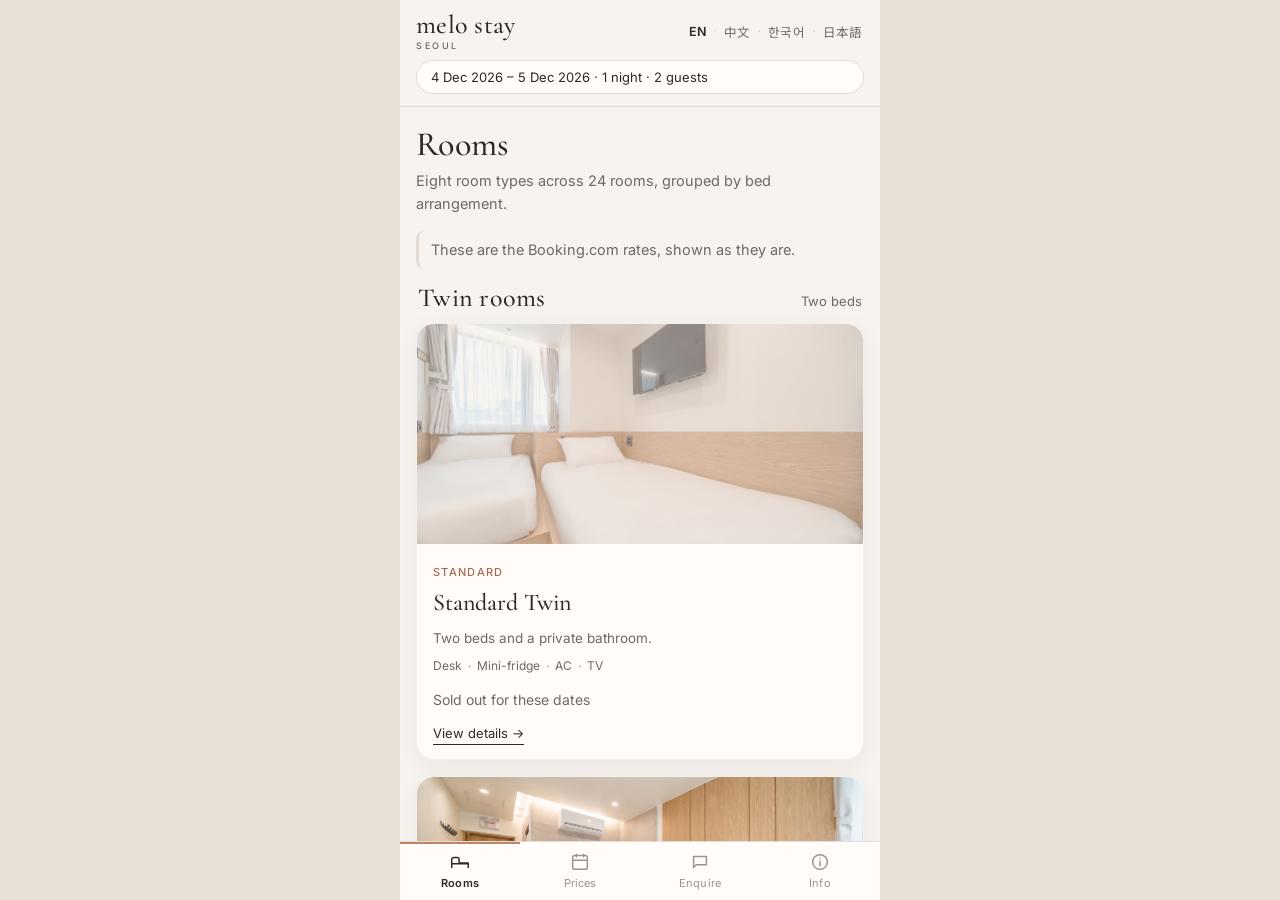
<file: app/index.html>
<!DOCTYPE html>
<html lang="en">
<head>
<meta charset="UTF-8">
<meta name="viewport" content="width=device-width, initial-scale=1, viewport-fit=cover">
<meta name="theme-color" content="#F7F3EE">
<meta name="description" content="A quiet stay in Jongno-gu, Seoul. Rooms, prices and enquiries for melo stay.">
<meta name="apple-mobile-web-app-capable" content="yes">
<meta name="mobile-web-app-capable" content="yes">
<meta name="apple-mobile-web-app-status-bar-style" content="default">
<meta name="apple-mobile-web-app-title" content="melo stay">
<title>melo stay</title>
<link rel="canonical" href="https://melostay.com/app/">
<link rel="manifest" href="/app/manifest.json">
<link rel="icon" href="/app/icons/icon-192.png" type="image/png">
<link rel="apple-touch-icon" href="/app/icons/apple-touch-icon.png">
<link rel="preconnect" href="https://fonts.googleapis.com">
<link rel="preconnect" href="https://fonts.gstatic.com" crossorigin>
<link href="https://fonts.googleapis.com/css2?family=Cormorant+Garamond:ital,wght@0,400;0,500;0,600;1,400;1,500&family=Noto+Serif+KR:wght@400;500;600&family=Noto+Serif+SC:wght@400;500;600&family=Inter:wght@400;500;600&family=Noto+Sans+KR:wght@300;400;500;600&family=Noto+Sans+SC:wght@300;400;500;600&family=Noto+Serif+JP:wght@400;500;600&family=Noto+Sans+JP:wght@300;400;500;600&display=swap" rel="stylesheet">
<style>
  :root{
    --bg:#F7F3EE;
    --bg-warm:#EFE8E0;
    --paper:#FFFCFA;
    --ink:#2C2926;
    --ink-soft:#6E6963;
    --ink-faint:#9A948C;
    --line:#E4DCD3;
    --accent:#C0846A;
    --accent-dark:#A86B52;
    --accent-soft:#F3E6DF;
    --shadow:0 16px 48px rgba(44,41,38,0.10);
    --shadow-soft:0 6px 24px rgba(44,41,38,0.06);
    --serif:'Cormorant Garamond','Noto Serif SC','Noto Serif KR','Noto Serif JP',Georgia,serif;
    --sans:'Inter','Noto Sans SC','Noto Sans KR','Noto Sans JP',sans-serif;
    --ease:cubic-bezier(0.22,1,0.36,1);
  }
  *{box-sizing:border-box;}
  html,body{margin:0;height:100%;}
  html{-webkit-text-size-adjust:100%;}
  body{
    font-family:var(--sans);
    background:#E8E1D8;
    color:var(--ink);
    line-height:1.55;
    -webkit-font-smoothing:antialiased;
  }
  button,input,select,textarea{font-family:inherit;color:inherit;}
  a{color:inherit;text-decoration:none;}
  img{max-width:100%;display:block;}
  h1,h2,h3,.wordmark{font-family:var(--serif);font-weight:500;letter-spacing:0.01em;line-height:1.15;}
  :focus{outline:none;}
  :focus-visible{outline:2px solid var(--accent-dark);outline-offset:2px;}
  button{cursor:pointer;-webkit-tap-highlight-color:transparent;}

  .app{
    max-width:480px;
    margin:0 auto;
    height:100%;
    height:100dvh;
    display:flex;
    flex-direction:column;
    background:var(--bg);
    position:relative;
  }
  header{
    flex:none;
    padding:calc(12px + env(safe-area-inset-top)) 16px 12px;
    background:rgba(247,243,238,0.94);
    backdrop-filter:blur(14px);
    -webkit-backdrop-filter:blur(14px);
    border-bottom:1px solid var(--line);
    z-index:5;
  }
  .toprow{display:flex;align-items:center;justify-content:space-between;gap:8px;flex-wrap:wrap;}
  .wordmark{font-size:26px;line-height:1;color:var(--ink);}
  .wordmark span{
    display:block;font-family:var(--sans);font-size:9px;font-weight:500;
    letter-spacing:0.28em;color:var(--ink-soft);margin-top:3px;
  }
  .lang-switch{display:inline-flex;align-items:center;flex-wrap:wrap;justify-content:flex-end;margin-left:auto;}
  .lang-switch button{
    background:none;border:none;color:var(--ink-soft);
    font-size:12.5px;padding:6px 2px;letter-spacing:0.01em;
  }
  .lang-switch button[aria-pressed="true"]{color:var(--ink);font-weight:600;}
  .lang-switch .dot{margin:0 5px;color:var(--line);user-select:none;}
  .stay-chip{
    display:block;width:100%;margin-top:10px;text-align:left;
    background:var(--paper);border:1px solid var(--line);border-radius:999px;
    padding:8px 14px;font-size:13px;color:var(--ink);
    overflow:hidden;text-overflow:ellipsis;white-space:nowrap;
  }
  .stay-chip:active{background:var(--bg-warm);}

  main{flex:1;overflow-y:auto;overflow-x:hidden;-webkit-overflow-scrolling:touch;overscroll-behavior-y:contain;}
  .panel{padding:18px 16px 28px;animation:rise .32s var(--ease);}
  .panel[hidden]{display:none !important;}
  @keyframes rise{from{opacity:0;transform:translateY(8px);}to{opacity:1;transform:none;}}
  @media (prefers-reduced-motion:reduce){
    .panel{animation:none;}
  }
  .lead h2{font-size:34px;margin:0 0 6px;}
  .lead p{margin:0 0 16px;color:var(--ink-soft);font-size:14.5px;}
  .offline-note,.later-note,.date-note,.source-line{
    margin:12px 16px;font-size:13px;line-height:1.5;color:var(--ink);
    background:var(--accent-soft);border-left:3px solid var(--accent-dark);
    padding:8px 12px;border-radius:8px;
  }
  .source-line{background:transparent;border-left-color:var(--line);color:var(--ink-soft);}
  .panel .source-line,.date-card .later-note,.date-card .source-line{margin:0;}
  .price-ota{
    text-decoration:line-through;text-decoration-thickness:1px;text-decoration-color:var(--ink-soft);
    color:var(--ink-soft);font-size:0.88em;font-weight:400;margin-right:0.35em;
  }

  .group{margin-top:8px;}
  .group-head{display:flex;justify-content:space-between;align-items:baseline;gap:12px;margin:14px 2px 10px;}
  .group-head h3{margin:0;font-size:26px;}
  .group-head span{font-size:13px;color:var(--ink-soft);}
  .room-card{
    background:var(--paper);
    border:1px solid rgba(44,41,38,0.06);
    border-radius:18px;
    overflow:hidden;
    box-shadow:var(--shadow-soft);
    margin-bottom:16px;
  }
  .room-photo{background:var(--bg-warm);}
  .room-photo img,.gallery img{width:100%;height:220px;object-fit:cover;background:var(--bg-warm);}
  .room-card.is-sold .room-photo img{opacity:0.55;}
  .room-body{padding:14px 16px 4px;}
  .room-foot{padding:0 16px 14px;}
  .tier{
    display:inline-block;font-size:11px;letter-spacing:0.12em;text-transform:uppercase;
    color:var(--accent-dark);font-weight:500;
  }
  .room-body h4,.price-row h4{font-family:var(--serif);font-size:24px;font-weight:500;margin:2px 0 6px;}
  .room-desc{margin:0 0 8px;font-size:13.5px;color:var(--ink-soft);}
  .facts{display:flex;flex-wrap:wrap;gap:4px 0;font-size:12px;color:var(--ink-soft);}
  .facts span:not(:last-child)::after{content:"·";margin:0 6px;color:var(--accent);}
  .price{margin-top:10px;}
  .price-line{margin:0;font-size:17px;font-weight:500;letter-spacing:0.01em;font-variant-numeric:tabular-nums;line-height:1.35;}
  .price-total,.price-note{margin:2px 0 0;font-size:13px;color:var(--ink-soft);font-weight:400;}
  .sold-label{margin:0;font-size:14px;color:var(--ink-soft);}
  .few-left{
    display:inline-block;margin-top:6px;font-size:12px;color:var(--ink);
    background:var(--bg-warm);border:1px solid var(--line);border-radius:999px;padding:2px 8px;
  }
  .text-link{
    background:none;border:none;padding:0;margin-top:4px;
    color:var(--ink);border-bottom:1px solid currentColor;font-size:14px;
  }
  .room-actions{display:flex;align-items:center;justify-content:space-between;gap:10px;margin-top:12px;}
  .view-more{font-size:13px;border-bottom:1px solid var(--ink);padding-bottom:1px;}
  .room-cta,.btn-ink,.btn-map{
    display:inline-flex;align-items:center;justify-content:center;
    background:var(--ink);color:var(--bg);border:none;
    font-size:13.5px;font-weight:500;letter-spacing:0.02em;
    padding:10px 14px;border-radius:999px;min-height:44px;
  }
  .room-cta[hidden]{display:none;}
  .btn-ink,.btn-map{width:100%;font-size:15px;margin-top:8px;}
  .btn-map{margin:8px 0 16px;}

  .date-card{
    background:var(--paper);
    border:1px solid rgba(44,41,38,0.06);
    border-radius:18px;
    box-shadow:var(--shadow-soft);
    padding:14px;
    display:grid;
    grid-template-columns:1fr 1fr;
    gap:10px 12px;
    margin-bottom:8px;
  }
  .date-field{display:flex;flex-direction:column;gap:6px;min-width:0;}
  .date-field.guests-field,.date-card .date-note,.date-card .later-note,.date-card .source-line,.date-meta{grid-column:1 / -1;}
  .date-field span, .enquiry-form label > span{
    font-size:11px;letter-spacing:0.1em;text-transform:uppercase;color:var(--ink-soft);font-weight:500;
  }
  .date-field input,.date-field select,.enquiry-form input,.enquiry-form select,.enquiry-form textarea{
    font-size:16px;background:var(--bg);border:1px solid var(--line);border-radius:10px;
    padding:10px 12px;min-height:46px;width:100%;color-scheme:light;
  }
  .date-field input:focus,.date-field select:focus,.enquiry-form input:focus,.enquiry-form select:focus,.enquiry-form textarea:focus{
    outline:none;border-color:var(--accent-dark);
  }
  .date-meta{display:flex;align-items:center;justify-content:space-between;gap:10px;min-height:24px;}
  .date-nights{font-size:13px;color:var(--ink-soft);}
  .date-clear{background:none;border:none;padding:0;font-size:13px;color:var(--ink);border-bottom:1px solid transparent;}
  .date-clear:hover,.date-clear:focus-visible{border-bottom-color:var(--ink);}
  .date-card .date-note,.date-card .later-note,.date-card .source-line{margin:0;}
  .price-row{padding:14px 0;border-bottom:1px solid var(--line);}
  .price-hit{display:flex;gap:12px;color:inherit;align-items:flex-start;}
  .price-hit img{width:84px;height:84px;object-fit:cover;border-radius:12px;flex:none;background:var(--bg-warm);}
  .price-row.is-sold .price-hit img{opacity:0.55;}
  .price-copy{min-width:0;}
  .price-row h4{font-size:22px;margin:0;}
  .price-row .room-desc{margin:2px 0 0;}
  .price-row .price{margin:8px 0 0 96px;}

  .enquiry-form{display:flex;flex-direction:column;gap:14px;}
  .enquiry-form label{display:flex;flex-direction:column;gap:7px;}
  .enquiry-form textarea{min-height:140px;resize:vertical;}
  .enquiry-status{font-size:14px;min-height:20px;margin:0;}
  .enquiry-status.success,.enquiry-status.error{
    color:var(--ink);background:var(--paper);border:1px solid var(--line);
    border-left:3px solid var(--ink);border-radius:10px;padding:10px 12px;
  }
  .enquiry-status.success{border-left-color:var(--accent-dark);}
  .enquiry-status.success::before{content:"✓ ";font-weight:600;}
  .enquiry-status.error::before{content:"! ";font-weight:600;}
  .contact-line{display:flex;flex-direction:column;gap:4px;margin:8px 0 16px;}
  .contact-line a{font-size:16px;border-bottom:1px solid var(--ink);width:fit-content;padding:4px 0;}
  .ota-label{margin:22px 0 8px;font-size:11px;letter-spacing:0.14em;text-transform:uppercase;color:var(--ink-soft);font-weight:500;}
  .ota-links{display:flex;flex-wrap:wrap;gap:8px;}
  .ota-link{
    display:inline-flex;align-items:center;min-height:40px;padding:8px 14px;border-radius:999px;
    border:1px solid var(--line);background:var(--paper);font-size:14px;
  }

  .addr{font-size:16px;margin:0 0 4px;}
  .time-grid{display:grid;grid-template-columns:1fr 1fr;gap:10px;margin:8px 0 16px;}
  .time-card{
    background:var(--paper);border:1px solid rgba(44,41,38,0.06);border-radius:16px;padding:14px;
  }
  .time-card h3{margin:0;font-family:var(--sans);font-size:11px;letter-spacing:0.12em;text-transform:uppercase;color:var(--ink-soft);font-weight:500;}
  .know-time{font-family:var(--serif);font-size:36px;margin:8px 0 4px;line-height:1;}
  .time-card p{margin:0;font-size:13px;color:var(--ink-soft);}
  .info-list{list-style:none;margin:0 0 16px;padding:0;}
  .info-list li{display:flex;justify-content:space-between;gap:12px;padding:12px 0;border-bottom:1px solid var(--line);font-size:15px;}
  .info-list li span:first-child{color:var(--ink-soft);}
  .info-note{margin:0 0 10px;font-size:14.5px;color:var(--ink-soft);}
  .exterior{border-radius:16px;margin:8px 0 16px;width:100%;height:200px;object-fit:cover;background:var(--bg-warm);}
  .full-site{display:inline-block;margin-top:4px;border-bottom:1px solid var(--ink);font-size:15px;padding-bottom:1px;}

  .back{
    background:none;border:none;color:var(--ink);font-size:15px;
    padding:14px 16px 0;min-height:44px;
  }
  #panel-room{padding:0 0 28px;}
  .gallery-wrap{position:relative;background:var(--bg-warm);}
  .gal-btn{
    position:absolute;top:50%;transform:translateY(-50%);
    width:36px;height:36px;border-radius:50%;border:none;
    background:rgba(255,252,250,0.92);color:var(--ink);font-size:22px;line-height:1;
  }
  .gal-btn.prev{left:10px;}
  .gal-btn.next{right:10px;}
  .gallery{
    display:flex;overflow-x:auto;scroll-snap-type:x mandatory;scrollbar-width:none;
    background:var(--bg-warm);
  }
  .gallery::-webkit-scrollbar{display:none;}
  .gallery img{flex:0 0 100%;scroll-snap-align:center;height:260px;}
  .gallery-count{margin:8px 16px 0;font-size:12px;color:var(--ink-soft);font-variant-numeric:tabular-nums;}
  .detail-body{padding:8px 16px 0;}
  .detail-body h2{font-size:34px;margin:4px 0;}
  .detail-body .sub{margin:0 0 12px;color:var(--ink-soft);}
  .detail-body p{margin:0 0 10px;font-size:15px;}
  .facts-list{list-style:none;margin:8px 0 16px;padding:0;}
  .facts-list li{display:flex;justify-content:space-between;gap:16px;padding:10px 0;border-bottom:1px solid var(--line);font-size:14.5px;}
  .facts-list li span:first-child{color:var(--ink-soft);}
  .facts-title{margin:16px 0 0;font-family:var(--sans);font-size:11px;letter-spacing:0.12em;text-transform:uppercase;color:var(--ink-soft);font-weight:500;}

  .tabbar{
    flex:none;
    display:grid;
    grid-template-columns:repeat(4,1fr);
    background:rgba(255,252,250,0.96);
    border-top:1px solid var(--line);
    padding-bottom:env(safe-area-inset-bottom);
    backdrop-filter:blur(14px);
    -webkit-backdrop-filter:blur(14px);
  }
  .tabbar button{
    appearance:none;background:none;border:none;color:var(--ink-faint);
    font-size:11px;letter-spacing:0.01em;
    display:flex;flex-direction:column;align-items:center;justify-content:center;gap:3px;
    min-height:58px;padding:8px 2px 10px;
    box-shadow:inset 0 2px 0 transparent;
  }
  .tabbar button[aria-current="page"]{color:var(--ink);font-weight:600;box-shadow:inset 0 2px 0 var(--accent);}
  .tabbar svg{width:22px;height:22px;}
  .noscript{padding:24px 16px;font-size:15px;}
  .h-captcha{min-height:0;}
</style>
</head>
<body>
<div class="app">
  <header>
    <div class="toprow">
      <a class="wordmark" href="#rooms">melo stay<span>SEOUL</span></a>
      <div class="lang-switch" role="group" aria-label="Language">
        <button type="button" data-lang="en" aria-pressed="true">EN</button>
        <span class="dot" aria-hidden="true">·</span>
        <button type="button" data-lang="zh">中文</button>
        <span class="dot" aria-hidden="true">·</span>
        <button type="button" data-lang="ko">한국어</button>
        <span class="dot" aria-hidden="true">·</span>
        <button type="button" data-lang="ja">日本語</button>
      </div>
    </div>
    <button type="button" class="stay-chip" id="stayChip" data-go="prices"></button>
  </header>

  <main id="main">
    <p class="offline-note" id="offlineNote" hidden data-i18n="offline_note">You are offline. Saved pages still open; prices refresh when you are back online.</p>

    <section class="panel" id="panel-rooms" aria-labelledby="roomsHeading">
      <div class="lead">
        <h2 id="roomsHeading" data-i18n="rooms_h2">Rooms</h2>
        <p data-i18n="rooms_p">Eight room types across 24 rooms, grouped by bed arrangement.</p>
        <p class="source-line" id="roomsSource" hidden></p>
      </div>
      <div id="roomList"></div>
    </section>

    <section class="panel" id="panel-prices" hidden aria-labelledby="pricesHeading">
      <div class="lead">
        <h2 id="pricesHeading" data-i18n="tab_prices">Prices</h2>
        <p data-i18n="date_note">Prices are shown for the next two weeks and update twice a day. Availability may change, so please enquire to confirm your dates.</p>
      </div>
      <form id="dateBar" autocomplete="off">
        <div class="date-card">
          <label class="date-field">
            <span data-i18n="dates_checkin">Check-in</span>
            <input type="date" id="checkinInput" name="checkin">
          </label>
          <label class="date-field">
            <span data-i18n="dates_checkout">Check-out</span>
            <input type="date" id="checkoutInput" name="checkout">
          </label>
          <label class="date-field guests-field">
            <span data-i18n="dates_guests">Guests</span>
            <select id="guestsInput" name="guests">
              <option value="1">1</option>
              <option value="2" selected>2</option>
              <option value="3">3</option>
              <option value="4">4</option>
            </select>
          </label>
          <div class="date-meta">
            <span class="date-nights" id="dateNights"></span>
            <button type="button" class="date-clear" id="dateClear" hidden data-i18n="dates_clear">Clear dates</button>
          </div>
          <p class="source-line" id="priceSource" hidden></p>
          <p class="later-note" id="laterNote" hidden></p>
        </div>
      </form>
      <div id="priceList"></div>
    </section>

    <section class="panel" id="panel-enquire" hidden aria-labelledby="enquireHeading">
      <div class="lead">
        <h2 id="enquireHeading" data-i18n="book_h2">Book direct</h2>
        <p data-i18n="book_p">Write or call and we will help you choose a room. There are no booking fees.</p>
      </div>
      <div class="contact-line">
        <a href="mailto:melostayseoul@gmail.com">melostayseoul@gmail.com</a>
        <a href="tel:+821040938977">+82-10-4093-8977</a>
      </div>
      <h3 data-i18n="enquiry_h2" style="font-family:var(--serif);font-size:28px;font-weight:500;margin:0 0 6px;">Send an enquiry</h3>
      <p class="info-note" data-i18n="enquiry_p">Please include your dates, room type and number of guests. We usually reply by email within a day.</p>
      <form class="enquiry-form" id="enquiryForm" action="https://api.web3forms.com/submit" method="POST">
        <label>
          <span data-i18n="select_room">Room</span>
          <select id="enquireRoom"></select>
        </label>
        <label>
          <span data-i18n="enquiry_name">Name</span>
          <input type="text" name="name" autocomplete="name" required>
        </label>
        <label>
          <span data-i18n="enquiry_email">Email</span>
          <input type="email" name="email" autocomplete="email" required>
        </label>
        <label>
          <span data-i18n="enquiry_message">Message</span>
          <textarea name="message" rows="5" required></textarea>
        </label>
        <input type="hidden" name="access_key" value="472101d0-52b1-4194-8914-5f1c5a3aef70">
        <input type="hidden" name="subject" value="New enquiry from melo stay app">
        <input type="hidden" name="check_in" id="fieldCheckin" value="">
        <input type="hidden" name="check_out" id="fieldCheckout" value="">
        <input type="hidden" name="guests" id="fieldGuests" value="">
        <input type="hidden" name="room" id="fieldRoom" value="">
        <input type="checkbox" name="botcheck" style="display:none" tabindex="-1" autocomplete="off">
        <div class="h-captcha" data-captcha="true"></div>
        <button type="submit" class="btn-ink" id="enquirySubmit"><span data-i18n="enquiry_send">Send enquiry</span></button>
        <p class="enquiry-status" id="enquiryStatus" role="status"></p>
      </form>
      <h4 class="ota-label" data-i18n="ota_label">Also available on</h4>
      <div class="ota-links">
        <a class="ota-link" href="https://www.booking.com/Share-TuDoV9h" target="_blank" rel="noopener">Booking.com</a>
        <a class="ota-link" href="https://www.trip.com/w/1slD11jXSW2" target="_blank" rel="noopener">Trip.com</a>
        <a class="ota-link" href="https://www.agoda.com/melo-stay-seoul-h96011950/hotel/seoul-kr.html" target="_blank" rel="noopener">Agoda</a>
      </div>
    </section>

    <section class="panel" id="panel-info" hidden aria-labelledby="infoHeading">
      <div class="lead">
        <h2 id="infoHeading" data-i18n="find_h2">Location</h2>
        <p data-i18n="find_p">In Jongno-gu, a short walk from Dongdaemun and Dongmyo stations.</p>
      </div>
      <p class="addr" data-i18n="footer_address">325 Jong-ro, 5th–6th Fl, Changsin Glass Tower, Jongno-gu, Seoul</p>
      <a class="btn-map" id="mapLink" href="https://www.google.com/maps/search/?api=1&amp;query=Melo+Stay+325+Jong-ro+Jongno-gu+Seoul" target="_blank" rel="noopener" data-i18n="open_map">Open in Maps</a>
      <div class="time-grid">
        <div class="time-card">
          <h3 data-i18n="loc_checkin_l">Check-in</h3>
          <div class="know-time">15:00</div>
          <p data-i18n="footer_checkin">Check-in 15:00–22:00</p>
        </div>
        <div class="time-card">
          <h3 data-i18n="loc_checkout_l">Check-out</h3>
          <div class="know-time">11:00</div>
          <p data-i18n="footer_checkout">Check-out before 11:00</p>
        </div>
      </div>
      <div class="contact-line">
        <a href="mailto:melostayseoul@gmail.com">melostayseoul@gmail.com</a>
        <a href="tel:+821040938977">+82-10-4093-8977</a>
      </div>
      <ul class="info-list">
        <li><span data-i18n="loc_ddm_l">Dongdaemun Station</span><span data-i18n="loc_ddm_v">~5 min walk</span></li>
        <li><span data-i18n="loc_dm_l">Dongmyo Station</span><span data-i18n="loc_dm_v">~3 min walk</span></li>
      </ul>
      <p class="info-note" data-i18n="amenity_5_p">Luggage can be left before check-in or after check-out.</p>
      <p class="info-note" data-i18n="amenity_4_p">Rooms are entered with a digital keycard, at any hour.</p>
      <h3 style="font-family:var(--serif);font-size:26px;margin:18px 0 6px;" data-i18n="rules_h">House rules</h3>
      <p class="info-note" data-i18n="rules_p">Please ask us about house rules when you enquire.</p>
      <img class="exterior" id="exteriorImg" src="/images/general/exterior.jpg" alt="Changsin Glass Tower, the building that houses melo stay, on Jong-ro">
      <a class="full-site" href="/" data-i18n="full_site">Full website</a>
    </section>

    <section class="panel" id="panel-room" hidden>
      <button type="button" class="back" id="roomBack"><span aria-hidden="true">← </span><span data-i18n="back">Back</span></button>
      <div id="roomDetail"></div>
    </section>
  </main>

  <nav class="tabbar" aria-label="Sections">
    <button type="button" data-tab="rooms">
      <svg viewBox="0 0 24 24" aria-hidden="true"><path fill="none" stroke="currentColor" stroke-width="1.6" stroke-linecap="round" stroke-linejoin="round" d="M3 18V9.5A2.5 2.5 0 0 1 5.5 7H9a2 2 0 0 1 2 2v4h10v5"/><path fill="none" stroke="currentColor" stroke-width="1.6" stroke-linecap="round" d="M3 14h18"/></svg>
      <span data-i18n="tab_rooms">Rooms</span>
    </button>
    <button type="button" data-tab="prices">
      <svg viewBox="0 0 24 24" aria-hidden="true"><rect x="4" y="5" width="16" height="15" rx="2" fill="none" stroke="currentColor" stroke-width="1.6"/><path fill="none" stroke="currentColor" stroke-width="1.6" stroke-linecap="round" d="M8 3.5v3M16 3.5v3M4 10h16"/></svg>
      <span data-i18n="tab_prices">Prices</span>
    </button>
    <button type="button" data-tab="enquire">
      <svg viewBox="0 0 24 24" aria-hidden="true"><path fill="none" stroke="currentColor" stroke-width="1.6" stroke-linejoin="round" d="M5 6h14v9H8l-3 3V6z"/></svg>
      <span data-i18n="tab_enquire">Enquire</span>
    </button>
    <button type="button" data-tab="info">
      <svg viewBox="0 0 24 24" aria-hidden="true"><circle cx="12" cy="12" r="8" fill="none" stroke="currentColor" stroke-width="1.6"/><path fill="none" stroke="currentColor" stroke-width="1.6" stroke-linecap="round" d="M12 11v5M12 8h.01"/></svg>
      <span data-i18n="tab_info">Info</span>
    </button>
  </nav>
</div>
<noscript>
  <p class="noscript">melo stay needs JavaScript for the guest app. <a href="/">Continue on the website</a>, email melostayseoul@gmail.com, or call +82-10-4093-8977.</p>
</noscript>
<script src="/app/copy.js"></script>
<script>
(function () {
  const I18N = window.MELO_COPY.i18n;
  const ROOMS = window.MELO_COPY.rooms;
  const APP_I18N = {
    en: {
      tab_rooms:'Rooms', tab_prices:'Prices', tab_enquire:'Enquire', tab_info:'Info',
      back:'Back', open_map:'Open in Maps', full_site:'Full website',
      select_room:'Room', room_any:'No room chosen yet',
      prices_later:'These dates sit outside the two weeks we publish prices for. Send an enquiry and we will confirm the rate.',
      enquiry_placeholder:'Dates, room type and number of guests.',
      offline_note:'You are offline. Saved pages still open; prices refresh when you are back online.',
      guest_one:'1 guest', guest_many:'{n} guests',
      price_total_one:'{ota}{price} total',
      price_source:'These are the Booking.com rates, shown as they are.',
      prev_photo:'Previous photo', next_photo:'Next photo',
      nav_sections:'Sections',
      exterior_alt:'Changsin Glass Tower, the building that houses melo stay, on Jong-ro'
    },
    zh: {
      tab_rooms:'客房', tab_prices:'房价', tab_enquire:'咨询', tab_info:'须知',
      back:'返回', open_map:'在地图中打开', full_site:'完整网页',
      select_room:'房型', room_any:'尚未选择房型',
      prices_later:'所选日期不在目前公布房价的两周之内。请发送咨询，我们会为您确认价格。',
      enquiry_placeholder:'入住日期、房型与人数。',
      offline_note:'当前处于离线状态。已打开的页面仍可查看，房价会在恢复联网后更新。',
      guest_one:'1位', guest_many:'{n}位',
      price_total_one:'合计 {ota}{price}',
      price_source:'这里显示的是 Booking.com 上的房价，金额不做改动。',
      prev_photo:'上一张', next_photo:'下一张',
      nav_sections:'页面',
      exterior_alt:'钟路上的昌信玻璃塔，melo stay 所在的大楼'
    },
    ko: {
      tab_rooms:'객실', tab_prices:'요금', tab_enquire:'문의', tab_info:'안내',
      back:'뒤로', open_map:'지도에서 열기', full_site:'전체 웹사이트',
      select_room:'객실', room_any:'객실을 아직 고르지 않았습니다',
      prices_later:'선택하신 날짜는 요금을 올려 둔 2주 범위 밖입니다. 문의를 보내 주시면 요금을 확인해 드리겠습니다.',
      enquiry_placeholder:'투숙 날짜, 객실 타입, 인원.',
      offline_note:'오프라인 상태입니다. 열어 둔 화면은 그대로 볼 수 있고, 요금은 다시 연결되면 갱신됩니다.',
      guest_one:'1명', guest_many:'{n}명',
      price_total_one:'합계 {ota}{price}',
      price_source:'Booking.com에 나온 요금을 그대로 보여 드립니다.',
      prev_photo:'이전 사진', next_photo:'다음 사진',
      nav_sections:'메뉴',
      exterior_alt:'종로에 있는 창신글라스타워, melo stay가 있는 건물'
    },
    ja: {
      tab_rooms:'客室', tab_prices:'料金', tab_enquire:'問合せ', tab_info:'案内',
      back:'戻る', open_map:'地図で開く', full_site:'ウェブサイト',
      select_room:'客室', room_any:'客室はまだ選ばれていません',
      prices_later:'ご選択の日程は、料金を掲載している2週間の範囲外です。お問い合わせいただければ、料金を確認いたします。',
      enquiry_placeholder:'日程、客室タイプ、人数。',
      offline_note:'オフラインです。開いている画面はそのままご覧いただけます。料金はオンラインに戻ると更新されます。',
      guest_one:'1名', guest_many:'{n}名',
      price_total_one:'合計 {ota}{price}',
      price_source:'Booking.comの料金を、そのまま表示しています。',
      prev_photo:'前の写真', next_photo:'次の写真',
      nav_sections:'メニュー',
      exterior_alt:'鍾路沿いの昌信ガラスタワー。melo stayが入っている建物です'
    }
  };
  Object.keys(APP_I18N).forEach((lang) => {
    if (I18N[lang]) Object.assign(I18N[lang], APP_I18N[lang]);
  });

  const ROOM_ORDER = [
    { title:'group_twin_h', sub:'group_twin_s', keys:['str','suptr','dctr'] },
    { title:'group_double_h', sub:'group_double_s', keys:['edr','sdr','supdr'] },
    { title:'group_family_h', sub:'group_family_s', keys:['ftr','dftr'] }
  ];
  const ALL_KEYS = ROOM_ORDER.reduce((acc, g) => acc.concat(g.keys), []);
  const CARD_BLURB = {
    str:'room_str_card', suptr:'room_suptr_card', dctr:'room_dctr_card', edr:'room_edr_card',
    sdr:'room_sdr_card', supdr:'room_supdr_card', ftr:'room_ftr_card', dftr:'room_dftr_card'
  };
  const ROOM_CAPACITY = {'Family Twin': 4, 'Deluxe Family Twin': 4};
  const ROOM_NAME_BY_KEY = {
    str:'Standard Twin', suptr:'Superior Twin', dctr:'Deluxe Corner Twin',
    edr:'ECO Double', sdr:'Standard Double', supdr:'Superior Double',
    ftr:'Family Twin', dftr:'Deluxe Family Twin'
  };

  let currentLang = 'en';
  let roomPrices = null;
  let enquireRoomKey = null;
  let messageTouched = false;

  const main = document.getElementById('main');
  const checkinInput = document.getElementById('checkinInput');
  const checkoutInput = document.getElementById('checkoutInput');
  const guestsInput = document.getElementById('guestsInput');
  const enquiryForm = document.getElementById('enquiryForm');
  const enquiryMessage = enquiryForm.querySelector('textarea[name="message"]');
  const enquireSelect = document.getElementById('enquireRoom');

  function t(key, vars) {
    const dict = I18N[currentLang] || I18N.en;
    let value = dict[key];
    if (value === undefined) value = (I18N.en && I18N.en[key]) || '';
    if (vars) {
      Object.keys(vars).forEach((k) => {
        value = String(value).split('{' + k + '}').join(vars[k]);
      });
    }
    return value;
  }
  function esc(s) {
    return String(s == null ? '' : s).replace(/[&<>"']/g, (c) => ({
      '&':'&amp;', '<':'&lt;', '>':'&gt;', '"':'&quot;', "'":'&#39;'
    }[c]));
  }
  function pad2(n) { return String(n).padStart(2, '0'); }
  function toISODate(d) {
    return d.getFullYear() + '-' + pad2(d.getMonth() + 1) + '-' + pad2(d.getDate());
  }
  function parseISODate(s) {
    const m = /^(\d{4})-(\d{2})-(\d{2})$/.exec(s || '');
    if (!m) return null;
    const d = new Date(Number(m[1]), Number(m[2]) - 1, Number(m[3]));
    if (d.getFullYear() !== Number(m[1]) || d.getMonth() !== Number(m[2]) - 1 || d.getDate() !== Number(m[3])) return null;
    return d;
  }
  function addDays(d, n) { return new Date(d.getFullYear(), d.getMonth(), d.getDate() + n); }
  function todayISO() { return toISODate(new Date()); }
  function formatDisplayDate(iso) {
    const d = parseISODate(iso);
    if (!d) return iso || '';
    const y = d.getFullYear(), m = d.getMonth() + 1, day = d.getDate();
    if (currentLang === 'zh' || currentLang === 'ja') return y + '年' + m + '月' + day + '日';
    if (currentLang === 'ko') return y + '년 ' + m + '월 ' + day + '일';
    const months = ['Jan','Feb','Mar','Apr','May','Jun','Jul','Aug','Sep','Oct','Nov','Dec'];
    return day + ' ' + months[d.getMonth()] + ' ' + y;
  }
  function enumerateNights(checkin, checkout) {
    const start = parseISODate(checkin);
    const end = parseISODate(checkout);
    if (!start || !end || end <= start) return [];
    const nights = [];
    for (let d = start; d < end; d = addDays(d, 1)) nights.push(toISODate(d));
    return nights;
  }
  function getStayNights() { return enumerateNights(checkinInput.value, checkoutInput.value); }
  function getGuests() {
    const n = parseInt(guestsInput.value, 10);
    return (n >= 1 && n <= 4) ? n : 2;
  }
  function guestsShort(n) {
    return n === 1 ? t('guest_one') : t('guest_many', { n: String(n) });
  }
  function nightsLabel(n) {
    if (n === 1) return t('dates_1_night');
    if (n > 1) return t('dates_nights', { n: String(n) });
    return '';
  }
  function roomCopy(key) {
    const r = ROOMS[key];
    return (r && (r[currentLang] || r.en)) || { name: key, tier:'', sub:'', description:'', description2:'', size:'', beds:'' };
  }
  function discountPct() {
    const pct = roomPrices && roomPrices.discount_pct;
    return pct != null ? Number(pct) : 0;
  }
  function directFromOta(ota) {
    const pct = discountPct();
    if (!pct) return Math.round(Number(ota));
    return Math.floor((Number(ota) * (1 - pct / 100)) / 1000) * 1000;
  }
  function formatKrw(amount) {
    return '₩' + Math.round(amount).toLocaleString('en-US');
  }
  function otaMark(amount) {
    if (!discountPct()) return '';
    return '<s class="price-ota">' + formatKrw(amount) + '</s>';
  }
  function roomNight(date, roomName) {
    if (!roomPrices || !roomPrices.nights) return { missing: true };
    if (!Object.prototype.hasOwnProperty.call(roomPrices.nights, date)) return { missing: true };
    const rec = roomPrices.nights[date][roomName];
    if (rec == null || rec.ota_krw == null) return { soldOut: true };
    return { ota: rec.ota_krw, left: rec.left };
  }
  function isEnquireOnly(roomName) {
    const rec = roomPrices && roomPrices.rooms && roomPrices.rooms[roomName];
    return !!(rec && rec.enquire_only);
  }
  function dataNightDates() {
    if (!roomPrices || !roomPrices.nights) return [];
    return Object.keys(roomPrices.nights).sort();
  }
  function defaultCheckinISO() {
    const today = todayISO();
    const dates = dataNightDates();
    if (!dates.length) return today;
    if (dates.indexOf(today) !== -1) return today;
    const upcoming = dates.find((d) => d >= today);
    return upcoming || dates[dates.length - 1];
  }
  function lowestDirectPrice(roomName) {
    if (!roomPrices || !roomPrices.nights) return null;
    let low = null;
    Object.keys(roomPrices.nights).forEach((date) => {
      const rec = roomNight(date, roomName);
      if (rec.ota == null) return;
      const direct = directFromOta(rec.ota);
      if (low == null || direct < low) low = direct;
    });
    return low;
  }
  function priceModel(roomKey) {
    const roomName = ROOM_NAME_BY_KEY[roomKey] || roomKey;
    const actionFor = (label) => ({ key: roomKey, label: label });
    if (!roomPrices || !roomPrices.nights) {
      return { state:'soon', lines:['<p class="sold-label">' + esc(t('price_soon')) + '</p>'], action:null };
    }
    if (isEnquireOnly(roomName)) {
      return { state:'enquire', lines:['<p class="sold-label">' + esc(t('price_enquire')) + '</p>'], action:null };
    }
    const cap = ROOM_CAPACITY[roomName] || 2;
    if (getGuests() > cap) {
      return {
        state:'enquire',
        lines:['<p class="price-line">' + esc(t('price_capacity', { n: String(cap) })) + '</p>'],
        action: actionFor(t('price_enquire'))
      };
    }
    const nights = getStayNights();
    const pct = discountPct();
    if (!nights.length) {
      const from = lowestDirectPrice(roomName);
      if (from == null) return { state:'enquire', lines:['<p class="sold-label">' + esc(t('price_enquire')) + '</p>'], action:null };
      return {
        state:'set',
        lines:['<p class="price-line">' + esc(t('price_from', { price: formatKrw(from) })) + '</p>'],
        action:null
      };
    }
    const reads = nights.map((date) => roomNight(date, roomName));
    if (reads.some((r) => r.missing)) {
      return { state:'enquire', lines:['<p class="sold-label">' + esc(t('price_enquire_dates')) + '</p>'], action:null };
    }
    if (reads.some((r) => r.soldOut)) {
      return { state:'sold', lines:['<p class="sold-label">' + esc(t('price_sold')) + '</p>'], action:null };
    }
    const directs = reads.map((r) => directFromOta(r.ota));
    const otas = reads.map((r) => Number(r.ota));
    const total = directs.reduce((sum, n) => sum + n, 0);
    const otaTotal = otas.reduce((sum, n) => sum + n, 0);
    const lines = [];
    if (directs.length === 1) {
      lines.push('<p class="price-line">' + t('price_night', { ota: otaMark(otas[0]), price: formatKrw(directs[0]) }) + '</p>');
      lines.push('<p class="price-total">' + t('price_total_one', { ota: otaMark(otaTotal), price: formatKrw(total) }) + '</p>');
    } else {
      const avg = Math.round(total / directs.length);
      const otaAvg = Math.round(otaTotal / otas.length);
      lines.push('<p class="price-line">' + t('price_avg', { ota: otaMark(otaAvg), avg: formatKrw(avg) }) + '</p>');
      lines.push('<p class="price-total">' + t('price_total', { ota: otaMark(otaTotal), total: formatKrw(total), n: String(directs.length) }) + '</p>');
    }
    if (pct) lines.push('<p class="price-note">' + esc(t('price_note', { pct: String(pct) })) + '</p>');
    if (reads.some((r) => r.left != null && r.left <= 2)) {
      lines.push('<span class="few-left">' + esc(t('few_left')) + '</span>');
    }
    return { state:'set', lines: lines, action:null };
  }
  function linesHTML(model) { return model.lines.join(''); }
  function fullHTML(model) {
    const btn = model.action
      ? '<button type="button" class="text-link" data-enquire-room="' + model.action.key + '">' + esc(model.action.label) + '</button>'
      : '';
    return linesHTML(model) + btn;
  }

  function applyTranslations() {
    const dict = I18N[currentLang] || I18N.en;
    document.querySelectorAll('[data-i18n]').forEach((el) => {
      const key = el.getAttribute('data-i18n');
      const value = dict[key] !== undefined ? dict[key] : I18N.en[key];
      if (value !== undefined) el.innerHTML = value;
    });
    enquiryMessage.placeholder = t('enquiry_placeholder');
    document.querySelector('.tabbar').setAttribute('aria-label', t('nav_sections'));
    const img = document.getElementById('exteriorImg');
    if (img) img.alt = t('exterior_alt');
    document.querySelectorAll('.lang-switch button').forEach((btn) => {
      const on = btn.dataset.lang === currentLang;
      btn.setAttribute('aria-pressed', on ? 'true' : 'false');
    });
    const status = document.getElementById('enquiryStatus');
    if (status.dataset.key) status.textContent = t(status.dataset.key);
  }

  function renderStayChip() {
    const chip = document.getElementById('stayChip');
    const nights = getStayNights();
    if (!nights.length) {
      chip.textContent = t('see_prices');
      return;
    }
    chip.textContent = formatDisplayDate(checkinInput.value) + ' – ' + formatDisplayDate(checkoutInput.value) +
      ' · ' + nightsLabel(nights.length) + ' · ' + guestsShort(getGuests());
  }
  function renderDateMeta() {
    const nights = getStayNights();
    document.getElementById('dateNights').textContent = nightsLabel(nights.length);
    document.getElementById('dateClear').hidden = !(checkinInput.value || checkoutInput.value);
    const today = todayISO();
    checkinInput.min = today;
    if (checkinInput.value && parseISODate(checkinInput.value)) {
      checkoutInput.min = toISODate(addDays(parseISODate(checkinInput.value), 1));
    } else {
      const start = parseISODate(today);
      checkoutInput.min = start ? toISODate(addDays(start, 1)) : '';
    }
    const later = document.getElementById('laterNote');
    const outside = nights.length && roomPrices && nights.some((d) => !roomPrices.nights || !Object.prototype.hasOwnProperty.call(roomPrices.nights, d));
    document.querySelectorAll('#priceSource, #roomsSource').forEach((source) => {
      if (roomPrices && !discountPct()) {
        source.hidden = false;
        source.textContent = t('price_source');
      } else {
        source.hidden = true;
        source.textContent = '';
      }
    });
    if (outside) {
      later.hidden = false;
      later.textContent = t('prices_later');
    } else {
      later.hidden = true;
      later.textContent = '';
    }
  }
  function updatePriceSlots() {
    document.querySelectorAll('[data-price-for]').forEach((el) => {
      const key = el.dataset.priceFor;
      const model = priceModel(key);
      el.innerHTML = el.closest('a') ? linesHTML(model) : fullHTML(model);
      const card = el.closest('.room-card, .price-row');
      if (card) card.classList.toggle('is-sold', model.state === 'sold');
      const cta = card && card.querySelector('.room-cta');
      if (cta) {
        cta.hidden = model.state === 'sold';
        if (!cta.hidden) cta.textContent = model.state === 'enquire' ? t('price_enquire') : t('nav_book');
      }
    });
  }
  function cardHTML(key) {
    const copy = roomCopy(key);
    const folder = ROOMS[key].folder;
    const model = priceModel(key);
    const facts = ['fact_desk','fact_fridge','fact_ac','fact_tv'].map((k) => '<span>' + esc(t(k)) + '</span>').join('');
    return '<article class="room-card' + (model.state === 'sold' ? ' is-sold' : '') + '">' +
      '<a class="room-open" href="#room/' + key + '">' +
        '<div class="room-photo"><img src="/images/rooms/' + folder + '/1.jpg" alt=""></div>' +
        '<div class="room-body"><span class="tier">' + esc(copy.tier) + '</span>' +
        '<h4>' + esc(copy.name) + '</h4>' +
        '<p class="room-desc">' + esc(t(CARD_BLURB[key])) + '</p>' +
        '<div class="facts">' + facts + '</div></div></a>' +
      '<div class="room-foot"><div class="price" data-price-for="' + key + '">' + fullHTML(model) + '</div>' +
      '<div class="room-actions"><a class="view-more" href="#room/' + key + '">' + esc(t('view_more')) + '</a>' +
      '<button type="button" class="room-cta" data-enquire-room="' + key + '"' + (model.state === 'sold' ? ' hidden' : '') + '>' +
      esc(model.state === 'enquire' ? t('price_enquire') : t('nav_book')) + '</button></div></div></article>';
  }
  function renderRooms() {
    document.getElementById('roomList').innerHTML = ROOM_ORDER.map((g) =>
      '<section class="group"><div class="group-head"><h3>' + esc(t(g.title)) + '</h3><span>' + esc(t(g.sub)) + '</span></div>' +
      g.keys.map(cardHTML).join('') + '</section>'
    ).join('');
  }
  function renderPriceRows() {
    document.getElementById('priceList').innerHTML = ALL_KEYS.map((key) => {
      const copy = roomCopy(key);
      const model = priceModel(key);
      return '<article class="price-row' + (model.state === 'sold' ? ' is-sold' : '') + '">' +
        '<a class="price-hit" href="#room/' + key + '">' +
        '<img src="/images/rooms/' + ROOMS[key].folder + '/1.jpg" alt="">' +
        '<div class="price-copy"><span class="tier">' + esc(copy.tier) + '</span><h4>' + esc(copy.name) + '</h4>' +
        '<p class="room-desc">' + esc(copy.sub) + '</p>' +
        '<div class="price" data-price-for="' + key + '">' + linesHTML(model) + '</div></div></a></article>';
    }).join('');
  }
  function renderDetail(key) {
    const r = ROOMS[key];
    const copy = roomCopy(key);
    const model = priceModel(key);
    let photos = '';
    for (let i = 1; i <= r.photos; i++) {
      photos += '<img src="/images/rooms/' + r.folder + '/' + i + '.jpg" alt="' + esc(copy.name) + ' ' + i + '">';
    }
    document.getElementById('roomDetail').innerHTML =
      '<div class="gallery-wrap"><div class="gallery" id="gallery" tabindex="0" aria-label="' + esc(copy.name) + '">' + photos + '</div>' +
      '<button type="button" class="gal-btn prev" id="galPrev" aria-label="' + esc(t('prev_photo')) + '">‹</button>' +
      '<button type="button" class="gal-btn next" id="galNext" aria-label="' + esc(t('next_photo')) + '">›</button></div>' +
      '<p class="gallery-count" id="galleryCount" aria-live="polite">1 / ' + r.photos + '</p>' +
      '<div class="detail-body"><span class="tier">' + esc(copy.tier) + '</span>' +
      '<h2>' + esc(copy.name) + '</h2><p class="sub">' + esc(copy.sub) + '</p>' +
      '<div class="price" id="detailPrice">' + linesHTML(model) + '</div>' +
      '<p>' + esc(copy.description) + '</p><p>' + esc(copy.description2) + '</p>' +
      '<h3 class="facts-title">' + esc(t('modal_facts_h')) + '</h3>' +
      '<ul class="facts-list">' +
      '<li><span>' + esc(t('modal_fact_size')) + '</span><span>' + esc(copy.size) + '</span></li>' +
      '<li><span>' + esc(t('modal_fact_beds')) + '</span><span>' + esc(copy.beds) + '</span></li>' +
      '<li><span>' + esc(t('modal_fact_bath')) + '</span><span>' + esc(t('modal_fact_bath_v')) + '</span></li>' +
      '<li><span>' + esc(t('modal_fact_inroom')) + '</span><span>' + esc(t('modal_fact_inroom_v')) + '</span></li></ul>' +
      '<button type="button" class="btn-ink" data-enquire-room="' + key + '">' + esc(t('modal_enquire')) + '</button></div>';
    const gallery = document.getElementById('gallery');
    const count = document.getElementById('galleryCount');
    const updateCount = () => {
      const width = gallery.clientWidth || 1;
      const i = Math.min(r.photos, Math.max(1, Math.round(gallery.scrollLeft / width) + 1));
      count.textContent = i + ' / ' + r.photos;
    };
    gallery.addEventListener('scroll', updateCount, { passive: true });
    const step = (dir) => {
      gallery.scrollBy({ left: dir * gallery.clientWidth, behavior: window.matchMedia('(prefers-reduced-motion: reduce)').matches ? 'auto' : 'smooth' });
    };
    document.getElementById('galPrev').addEventListener('click', () => step(-1));
    document.getElementById('galNext').addEventListener('click', () => step(1));
  }
  function refreshDetailPrice() {
    const route = parseHash();
    const el = document.getElementById('detailPrice');
    if (route.view !== 'room' || !el) return;
    el.innerHTML = linesHTML(priceModel(route.room));
  }

  function parseHash() {
    const h = decodeURIComponent((location.hash || '').replace(/^#/, ''));
    const m = /^room\/([a-z]+)$/.exec(h);
    if (m && ROOMS[m[1]]) return { view:'room', tab:'rooms', room:m[1] };
    if (h === 'prices' || h === 'enquire' || h === 'info' || h === 'rooms') return { view:h, tab:h, room:null };
    return { view:'rooms', tab:'rooms', room:null };
  }
  function applyRoute() {
    const route = parseHash();
    const view = route.view === 'room' ? 'room' : route.tab;
    document.querySelectorAll('.panel').forEach((panel) => {
      panel.hidden = panel.id !== 'panel-' + view;
    });
    document.querySelectorAll('.tabbar button').forEach((btn) => {
      if (btn.dataset.tab === route.tab) btn.setAttribute('aria-current', 'page');
      else btn.removeAttribute('aria-current');
    });
    if (route.view === 'room') renderDetail(route.room);
    main.scrollTop = 0;
  }
  function goTo(hash) {
    if (location.hash === '#' + hash) { applyRoute(); return; }
    location.hash = hash;
  }

  function buildEnquiryBase() {
    const checkin = checkinInput.value;
    const checkout = checkoutInput.value;
    const nights = enumerateNights(checkin, checkout);
    const key = enquireRoomKey;
    const roomName = key && ROOMS[key] ? roomCopy(key).name : '';
    if (nights.length && roomName) {
      return t('enquiry_prefill', {
        room: roomName,
        checkin: formatDisplayDate(checkin),
        checkout: formatDisplayDate(checkout),
        nights: nightsLabel(nights.length)
      });
    }
    if (nights.length) {
      return t('enquiry_prefill_dates', {
        checkin: formatDisplayDate(checkin),
        checkout: formatDisplayDate(checkout),
        nights: nightsLabel(nights.length)
      });
    }
    if (roomName) return t('enquiry_prefill_room', { room: roomName });
    return '';
  }
  function prefillEnquiry(onlyIfUntouched) {
    if (onlyIfUntouched && messageTouched) return;
    const base = buildEnquiryBase();
    const msg = base ? base + t('guests_suffix', { n: String(getGuests()) }) : '';
    enquiryMessage.value = msg;
    messageTouched = false;
  }
  function saveStay() {
    try {
      sessionStorage.setItem('melo_stay', JSON.stringify({
        checkin: checkinInput.value,
        checkout: checkoutInput.value,
        guests: getGuests(),
        room: enquireRoomKey || ''
      }));
    } catch (e) {}
  }
  function rebuildRoomSelect() {
    const current = enquireRoomKey || '';
    let html = '<option value="">' + esc(t('room_any')) + '</option>';
    ALL_KEYS.forEach((key) => {
      html += '<option value="' + key + '">' + esc(roomCopy(key).name) + '</option>';
    });
    enquireSelect.innerHTML = html;
    enquireSelect.value = current && ROOMS[current] ? current : '';
  }
  function refresh() {
    normalizeDates();
    renderDateMeta();
    renderStayChip();
    updatePriceSlots();
    refreshDetailPrice();
    prefillEnquiry(true);
    saveStay();
  }
  function normalizeDates() {
    if (!checkinInput.value) return;
    const start = parseISODate(checkinInput.value);
    const end = parseISODate(checkoutInput.value);
    if (start && (!end || end <= start)) checkoutInput.value = toISODate(addDays(start, 1));
  }
  function applyDefaultStay() {
    const checkin = defaultCheckinISO();
    const start = parseISODate(checkin);
    if (!start) return;
    checkinInput.value = checkin;
    checkoutInput.value = toISODate(addDays(start, 1));
    refresh();
  }

  function setLanguage(lang) {
    if (!I18N[lang]) return;
    currentLang = lang;
    document.documentElement.lang = lang;
    try { localStorage.setItem('melo_lang', lang); } catch (e) {}
    applyTranslations();
    renderRooms();
    renderPriceRows();
    rebuildRoomSelect();
    refresh();
    const route = parseHash();
    if (route.view === 'room') renderDetail(route.room);
  }

  function enquireAbout(key) {
    if (key && ROOMS[key]) enquireRoomKey = key;
    rebuildRoomSelect();
    messageTouched = false;
    prefillEnquiry(false);
    saveStay();
    goTo('enquire');
  }

  function syncOffline() {
    document.getElementById('offlineNote').hidden = navigator.onLine;
  }

  async function loadPrices() {
    try {
      const res = await fetch('/prices.json', { cache: 'no-store' });
      if (!res.ok) throw new Error('prices');
      roomPrices = await res.json();
      return true;
    } catch (err) {
      return false;
    }
  }

  document.querySelectorAll('.lang-switch button').forEach((btn) => {
    btn.addEventListener('click', () => setLanguage(btn.dataset.lang));
  });
  document.querySelector('.tabbar').addEventListener('click', (e) => {
    const btn = e.target.closest('button[data-tab]');
    if (btn) goTo(btn.dataset.tab);
  });
  document.body.addEventListener('click', (e) => {
    const enq = e.target.closest('[data-enquire-room]');
    if (enq) {
      e.preventDefault();
      enquireAbout(enq.getAttribute('data-enquire-room'));
      return;
    }
    const go = e.target.closest('[data-go]');
    if (go) {
      e.preventDefault();
      goTo(go.getAttribute('data-go'));
    }
  });
  document.getElementById('roomBack').addEventListener('click', () => {
    if (history.length > 1) history.back();
    else goTo('rooms');
  });
  document.getElementById('dateBar').addEventListener('submit', (e) => e.preventDefault());
  checkinInput.addEventListener('change', refresh);
  checkoutInput.addEventListener('change', refresh);
  guestsInput.addEventListener('change', refresh);
  document.getElementById('dateClear').addEventListener('click', () => {
    checkinInput.value = '';
    checkoutInput.value = '';
    refresh();
  });
  enquireSelect.addEventListener('change', () => {
    enquireRoomKey = enquireSelect.value || null;
    messageTouched = false;
    prefillEnquiry(false);
    saveStay();
  });
  enquiryMessage.addEventListener('input', () => { messageTouched = true; });
  enquiryForm.addEventListener('submit', async (e) => {
    e.preventDefault();
    const status = document.getElementById('enquiryStatus');
    const btn = document.getElementById('enquirySubmit');
    btn.disabled = true;
    status.textContent = '';
    status.className = 'enquiry-status';
    delete status.dataset.key;
    document.getElementById('fieldCheckin').value = checkinInput.value;
    document.getElementById('fieldCheckout').value = checkoutInput.value;
    document.getElementById('fieldGuests').value = String(getGuests());
    document.getElementById('fieldRoom').value = enquireRoomKey ? roomCopy(enquireRoomKey).name : '';
    try {
      const res = await fetch(enquiryForm.action, {
        method: 'POST',
        body: new FormData(enquiryForm),
        headers: { 'Accept': 'application/json' }
      });
      const data = await res.json();
      if (!res.ok || !data.success) throw new Error('submit failed');
      status.dataset.key = 'enquiry_success';
      status.textContent = t('enquiry_success');
      status.classList.add('success');
      const keepRoom = enquireRoomKey;
      enquiryForm.reset();
      guestsInput.value = String(getGuests());
      enquireRoomKey = keepRoom;
      messageTouched = false;
      rebuildRoomSelect();
      prefillEnquiry(false);
    } catch (err) {
      status.dataset.key = 'enquiry_error';
      status.textContent = t('enquiry_error');
      status.classList.add('error');
    } finally {
      btn.disabled = false;
    }
  });
  window.addEventListener('hashchange', applyRoute);
  window.addEventListener('online', syncOffline);
  window.addEventListener('offline', syncOffline);

  try {
    const savedLang = localStorage.getItem('melo_lang');
    if (savedLang && I18N[savedLang]) currentLang = savedLang;
  } catch (e) {}
  document.documentElement.lang = currentLang;
  try {
    const saved = JSON.parse(sessionStorage.getItem('melo_stay') || 'null');
    if (saved && saved.checkin && saved.checkin >= todayISO()) {
      checkinInput.value = saved.checkin;
      checkoutInput.value = saved.checkout || '';
      if (saved.guests >= 1 && saved.guests <= 4) guestsInput.value = String(saved.guests);
      if (saved.room && ROOMS[saved.room]) enquireRoomKey = saved.room;
      normalizeDates();
    }
  } catch (e) {}

  applyTranslations();
  renderRooms();
  renderPriceRows();
  rebuildRoomSelect();
  renderDateMeta();
  renderStayChip();
  syncOffline();
  if (!location.hash) history.replaceState(null, '', '#rooms');
  applyRoute();

  loadPrices().then(() => {
    if (!checkinInput.value) applyDefaultStay();
    else refresh();
  });

  if ('serviceWorker' in navigator) {
    navigator.serviceWorker.register('/sw.js', { scope: '/' }).then(() => navigator.serviceWorker.ready).then(() => loadPrices()).then(() => {
      if (checkinInput.value) refresh();
    }).catch(() => {});
  }
})();
</script>
<script src="https://web3forms.com/client/script.js" async defer></script>
</body>
</html>
</file>
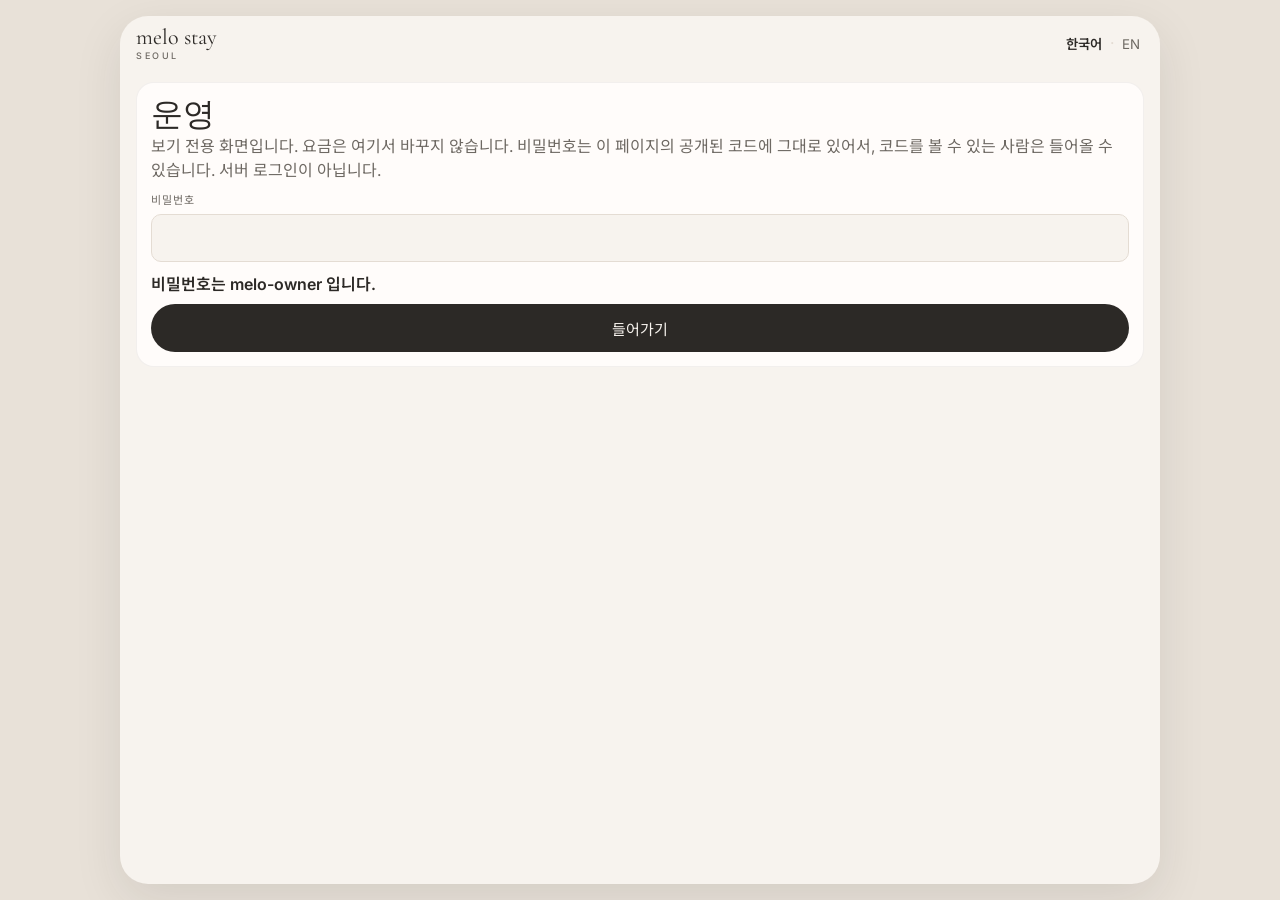
<file: owner/index.html>
<!DOCTYPE html>
<html lang="ko">
<head>
<meta charset="utf-8">
<meta name="viewport" content="width=device-width, initial-scale=1, viewport-fit=cover">
<meta name="theme-color" content="#2C2926">
<meta name="description" content="melo stay owner — read-only rates and availability.">
<meta name="apple-mobile-web-app-capable" content="yes">
<meta name="mobile-web-app-capable" content="yes">
<meta name="apple-mobile-web-app-title" content="melo 운영">
<title>운영 · melo stay</title>
<link rel="manifest" href="/owner/manifest.json">
<link rel="icon" href="/owner/icons/favicon-32.png" sizes="32x32" type="image/png">
<link rel="apple-touch-icon" href="/owner/icons/apple-touch-icon.png">
<link rel="preconnect" href="https://fonts.googleapis.com">
<link rel="preconnect" href="https://fonts.gstatic.com" crossorigin>
<link href="https://fonts.googleapis.com/css2?family=Cormorant+Garamond:ital,wght@0,500;1,500&family=Inter:wght@400;500;600&family=Noto+Sans+KR:wght@400;500;600&family=Noto+Serif+KR:wght@500;600&display=swap" rel="stylesheet">
<link rel="stylesheet" href="/owner/css/owner.css">
<link rel="modulepreload" href="/owner/js/app.js">
</head>
<body>
<div class="shell">
  <header class="topbar" id="topbar"></header>
  <main id="main"><p class="loading">melo stay</p></main>
  <nav class="tabbar" id="tabs" aria-label="Owner"></nav>
</div>
<script type="module" src="/owner/js/app.js"></script>
</body>
</html>
</file>
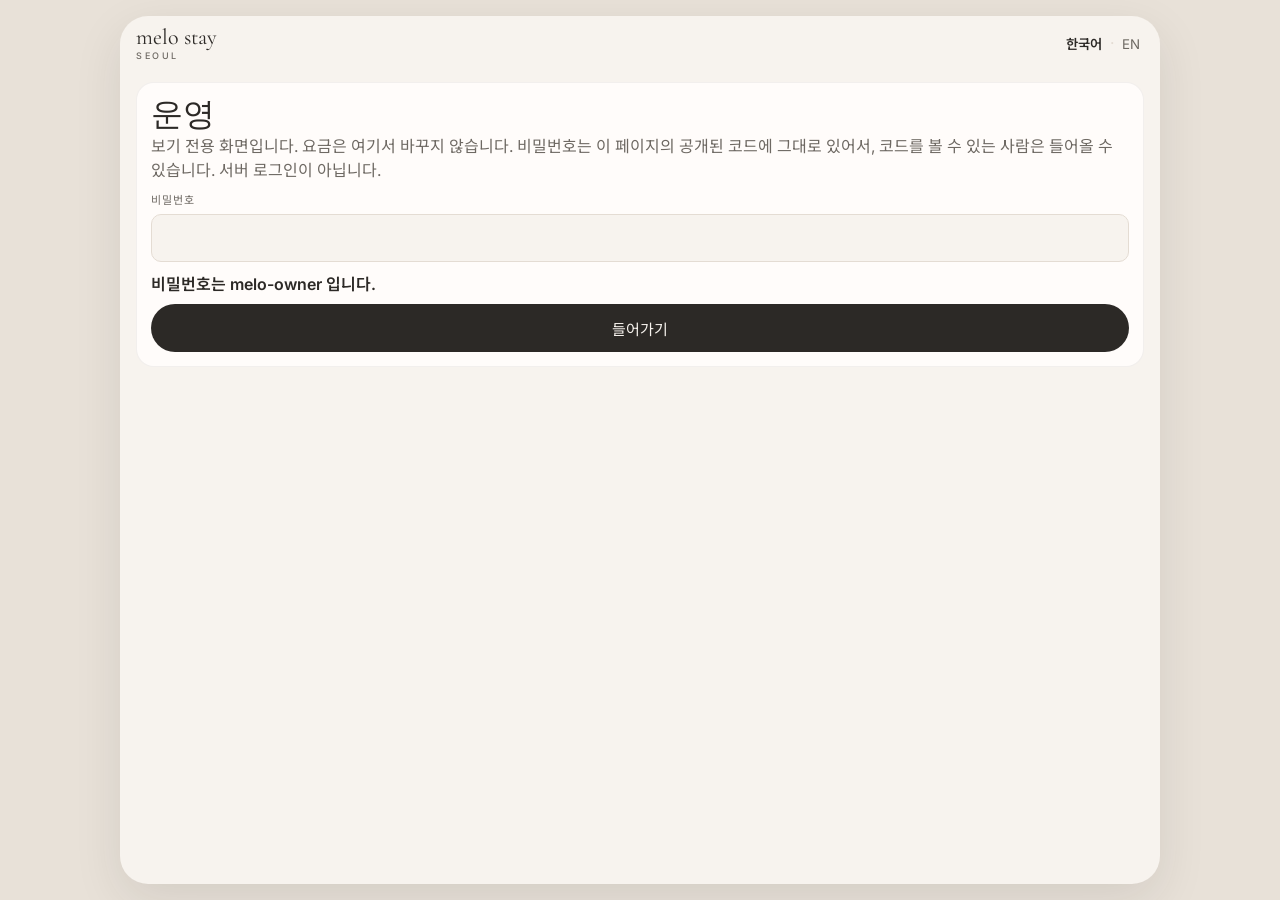
<file: app/owner/index.html>
<!DOCTYPE html>
<html lang="ko">
<head>
<meta charset="utf-8">
<meta name="viewport" content="width=device-width, initial-scale=1">
<title>melo stay</title>
<link rel="canonical" href="/owner/">
<script>location.replace('/owner/');</script>
<meta http-equiv="refresh" content="0; url=/owner/">
</head>
<body>
<p><a href="/owner/">melo stay</a></p>
</body>
</html>
</file>
<file: owner/css/owner.css>
:root {
  --bg: #F7F3EE;
  --bg-warm: #EFE8E0;
  --paper: #FFFCFA;
  --ink: #2C2926;
  --ink-soft: #6E6963;
  --line: #E4DCD3;
  --accent: #C0846A;
  --accent-soft: #F3E6DF;
  --shadow: 0 16px 48px rgba(44, 41, 38, 0.1);
  --serif: 'Cormorant Garamond', 'Noto Serif KR', Georgia, serif;
  --sans: 'Inter', 'Noto Sans KR', sans-serif;
  color-scheme: light;
}
* { box-sizing: border-box; }
html, body { margin: 0; height: 100%; }
body {
  background: #E8E1D8;
  color: var(--ink);
  font-family: var(--sans);
  font-size: 16px;
  line-height: 1.5;
}
[hidden] { display: none !important; }
button, input { font-family: inherit; color: inherit; }
button { cursor: pointer; }
h1, h2 { font-family: var(--serif); font-weight: 500; margin: 0; line-height: 1.15; }
p { margin: 0 0 8px; }

.shell {
  width: min(1040px, 100%);
  margin: 0 auto;
  min-height: 100dvh;
  background: var(--bg);
  display: flex;
  flex-direction: column;
}
@media (min-width: 900px) {
  body { padding: 16px 0; }
  .shell {
    min-height: calc(100dvh - 32px);
    border-radius: 28px;
    overflow: hidden;
    box-shadow: var(--shadow);
  }
}
@media (max-width: 899px) { body { background: var(--bg); } }

.topbar {
  display: flex;
  align-items: center;
  justify-content: space-between;
  gap: 12px;
  padding: max(10px, env(safe-area-inset-top)) 16px 10px;
}
.wordmark {
  background: none; border: 0; padding: 0; text-align: left;
  font-family: var(--serif); font-size: 22px; line-height: 1; white-space: nowrap;
}
.wordmark small {
  display: block; margin-top: 3px; font-family: var(--sans);
  font-size: 9px; letter-spacing: 0.28em; color: var(--ink-soft); font-weight: 500;
}
.lang-switch button { background: none; border: 0; padding: 6px 4px; color: var(--ink-soft); }
.lang-switch button.active { color: var(--ink); font-weight: 600; }
.dot { margin: 0 4px; color: var(--line); }

main { flex: 1; overflow: auto; padding: 0 16px 24px; }
.shell { position: relative; }
.tabbar {
  display: grid; grid-template-columns: repeat(4, 1fr);
  border-top: 1px solid var(--line);
  background: rgba(255, 252, 250, 0.96);
  padding-bottom: max(6px, env(safe-area-inset-bottom));
}
.tabbar button {
  min-height: 56px; border: 0; background: transparent; color: var(--ink-soft); font-size: 13px;
}
.tabbar button[aria-current="page"] { color: var(--ink); font-weight: 600; box-shadow: inset 0 3px 0 var(--accent); }

.card, .gate {
  background: var(--paper);
  border: 1px solid rgba(44, 41, 38, 0.06);
  border-radius: 18px;
  padding: 14px;
  margin: 12px 0;
}
.lede { color: var(--ink-soft); }
.note { color: var(--ink-soft); font-size: 14px; }
.banner {
  margin: 8px 0 12px; padding: 10px 12px;
  background: var(--accent-soft); border-left: 3px solid var(--accent); border-radius: 8px;
}
.field { display: flex; flex-direction: column; gap: 6px; margin: 10px 0; font-size: 11px; letter-spacing: 0.08em; text-transform: uppercase; color: var(--ink-soft); }
.field input {
  min-height: 48px; padding: 12px 14px; font-size: 16px; letter-spacing: 0; text-transform: none;
  color: var(--ink); background: var(--bg); border: 1px solid var(--line); border-radius: 10px;
}
.btn {
  display: flex; width: 100%; min-height: 48px; align-items: center; justify-content: center;
  border: 0; border-radius: 999px; background: var(--ink); color: var(--bg); font-size: 15px;
}
.btn.ghost { background: transparent; color: var(--ink); border: 1px solid var(--line); margin-top: 8px; }
.gate-pass { font-weight: 600; }
.gate-error { padding: 8px 10px; border-left: 3px solid var(--ink); background: var(--bg-warm); }

.month-bar { display: flex; align-items: center; justify-content: space-between; gap: 8px; }
.month-bar h1, .kpi strong, .detail h2 {
  font-family: var(--sans);
  font-variant-numeric: lining-nums tabular-nums;
  font-weight: 600;
}
.month-bar h1 { font-size: 28px; }
.kpi strong { font-size: 26px; font-weight: 600; }
.month-bar button {
  min-width: 44px; min-height: 44px; border-radius: 50%; border: 1px solid var(--line); background: var(--paper);
}
.legend { display: flex; flex-wrap: wrap; gap: 8px 14px; margin: 8px 0; font-size: 13px; }
.legend span, .status { display: inline-flex; align-items: center; gap: 6px; }
.mark { width: 14px; height: 14px; flex: 0 0 14px; box-sizing: border-box; display: inline-block; }
.mark-open { background: var(--ink); border-radius: 2px; }
.mark-few { width: 11px; height: 11px; margin: 0 1px; background: var(--accent); transform: rotate(45deg); }
.mark-ask { border: 1.5px solid var(--ink); border-radius: 50%; }
.mark-closed { position: relative; }
.mark-closed::before { content: ""; position: absolute; left: 0; right: 0; top: 50%; height: 2px; background: var(--ink); }

.cal-layout { display: block; }
@media (min-width: 800px) {
  .cal-layout { display: grid; grid-template-columns: minmax(320px, 1.15fr) minmax(280px, 0.85fr); gap: 16px; align-items: start; }
  .detail { position: sticky; top: 8px; }
}
.dow, .grid { display: grid; grid-template-columns: repeat(7, 1fr); gap: 4px; }
.dow span { text-align: center; font-size: 11px; color: var(--ink-soft); padding-bottom: 4px; }
.day {
  min-height: 68px; padding: 3px 2px; border: 1px solid var(--line); border-radius: 10px;
  background: var(--paper); text-align: left; display: flex; flex-direction: column; gap: 1px;
  overflow: hidden;
}
.day .num { font-size: 12px; font-weight: 600; }
.day .lab, .day .price { font-size: 9px; line-height: 1.15; white-space: nowrap; }
.day .price { font-variant-numeric: tabular-nums; }
.day.is-sold {
  background-image: repeating-linear-gradient(-45deg, transparent, transparent 3px, rgba(44, 41, 38, 0.12) 3px, rgba(44, 41, 38, 0.12) 4px);
}
.day.is-mixed {
  background-image: repeating-linear-gradient(90deg, transparent, transparent 5px, rgba(192, 132, 106, 0.28) 5px, rgba(192, 132, 106, 0.28) 6px);
}
.day.is-ask { border-style: dashed; }
.day.is-empty { background: transparent; border-style: dotted; color: var(--ink-soft); }
.day.is-pad { visibility: hidden; }
.day[aria-current="date"] { outline: 2px solid var(--ink); outline-offset: 1px; }

.room-line {
  display: grid; grid-template-columns: auto 1fr auto; gap: 8px; align-items: center;
  padding: 8px 0; border-top: 1px solid var(--line); font-size: 14px;
}
.room-line strong { font-weight: 600; }
.room-line em { font-style: normal; color: var(--ink-soft); font-variant-numeric: tabular-nums; }

.kpis, .split { display: grid; gap: 10px; }
.kpis { grid-template-columns: 1fr 1fr; }
@media (min-width: 800px) {
  .kpis { grid-template-columns: repeat(4, 1fr); }
  .charts { display: grid; grid-template-columns: 1fr 1fr; gap: 12px; }
}
.kpi { background: var(--paper); border-radius: 16px; padding: 12px; border: 1px solid rgba(44, 41, 38, 0.06); }
.kpi span { display: block; font-size: 12px; color: var(--ink-soft); }
.kpi strong { display: block; margin-top: 4px; font-family: var(--sans); font-size: 26px; font-weight: 600; font-variant-numeric: lining-nums tabular-nums; }
.chart { width: 100%; height: auto; display: block; }
.chart text { font-family: var(--sans); fill: var(--ink); }
.placeholder {
  border: 1px dashed var(--ink); border-radius: 16px; padding: 14px; margin: 10px 0; background: repeating-linear-gradient(-45deg, transparent, transparent 6px, rgba(44, 41, 38, 0.04) 6px, rgba(44, 41, 38, 0.04) 7px);
}
.placeholder h2 { font-size: 24px; }
.tag {
  display: inline-block; margin-top: 6px; padding: 2px 8px; border-radius: 999px;
  border: 1px solid var(--ink); font-size: 12px;
}
.thread-row { width: 100%; text-align: left; background: var(--paper); border: 1px solid var(--line); border-radius: 16px; padding: 12px; margin: 0 0 10px; }
.thread-title { display: flex; justify-content: space-between; font-weight: 600; }
.thread-preview { display: block; margin-top: 4px; color: var(--ink-soft); font-size: 13px; }
.badge { display: inline-flex; min-width: 18px; height: 18px; align-items: center; justify-content: center; border-radius: 999px; background: var(--ink); color: var(--bg); font-size: 11px; }
.chat-screen { position: absolute; inset: 0; z-index: 5; display: flex; flex-direction: column; background: var(--bg); }
.chat-bar { display: flex; align-items: center; gap: 12px; padding: 12px 16px; border-bottom: 1px solid var(--line); }
.chat-log { flex: 1; overflow: auto; padding: 12px 16px; }
.bubble { max-width: 85%; margin: 8px 0; padding: 8px 12px; border-radius: 16px; }
.bubble.is-property { margin-right: auto; background: var(--paper); border: 1px solid var(--line); }
.bubble.is-guest { margin-left: auto; background: var(--bg-warm); border: 1px dashed var(--ink); }
.bubble-meta, .bubble p { margin: 0 0 4px; font-size: 13px; }
.chips { display: flex; gap: 8px; overflow-x: auto; padding: 8px 16px; }
.chip { flex: 0 0 auto; border: 1px solid var(--ink); background: var(--paper); border-radius: 999px; min-height: 36px; padding: 6px 10px; font-size: 12px; }
.composer { display: flex; gap: 8px; align-items: flex-end; padding: 8px 16px 16px; border-top: 1px solid var(--line); }
.composer textarea { flex: 1; min-height: 56px; font-size: 16px; padding: 10px; border: 1px solid var(--line); border-radius: 12px; background: var(--paper); }
.composer .btn { width: auto; margin: 0; }
button:focus-visible, input:focus-visible, textarea:focus-visible { outline: 2px solid var(--accent); outline-offset: 2px; }
</file>
